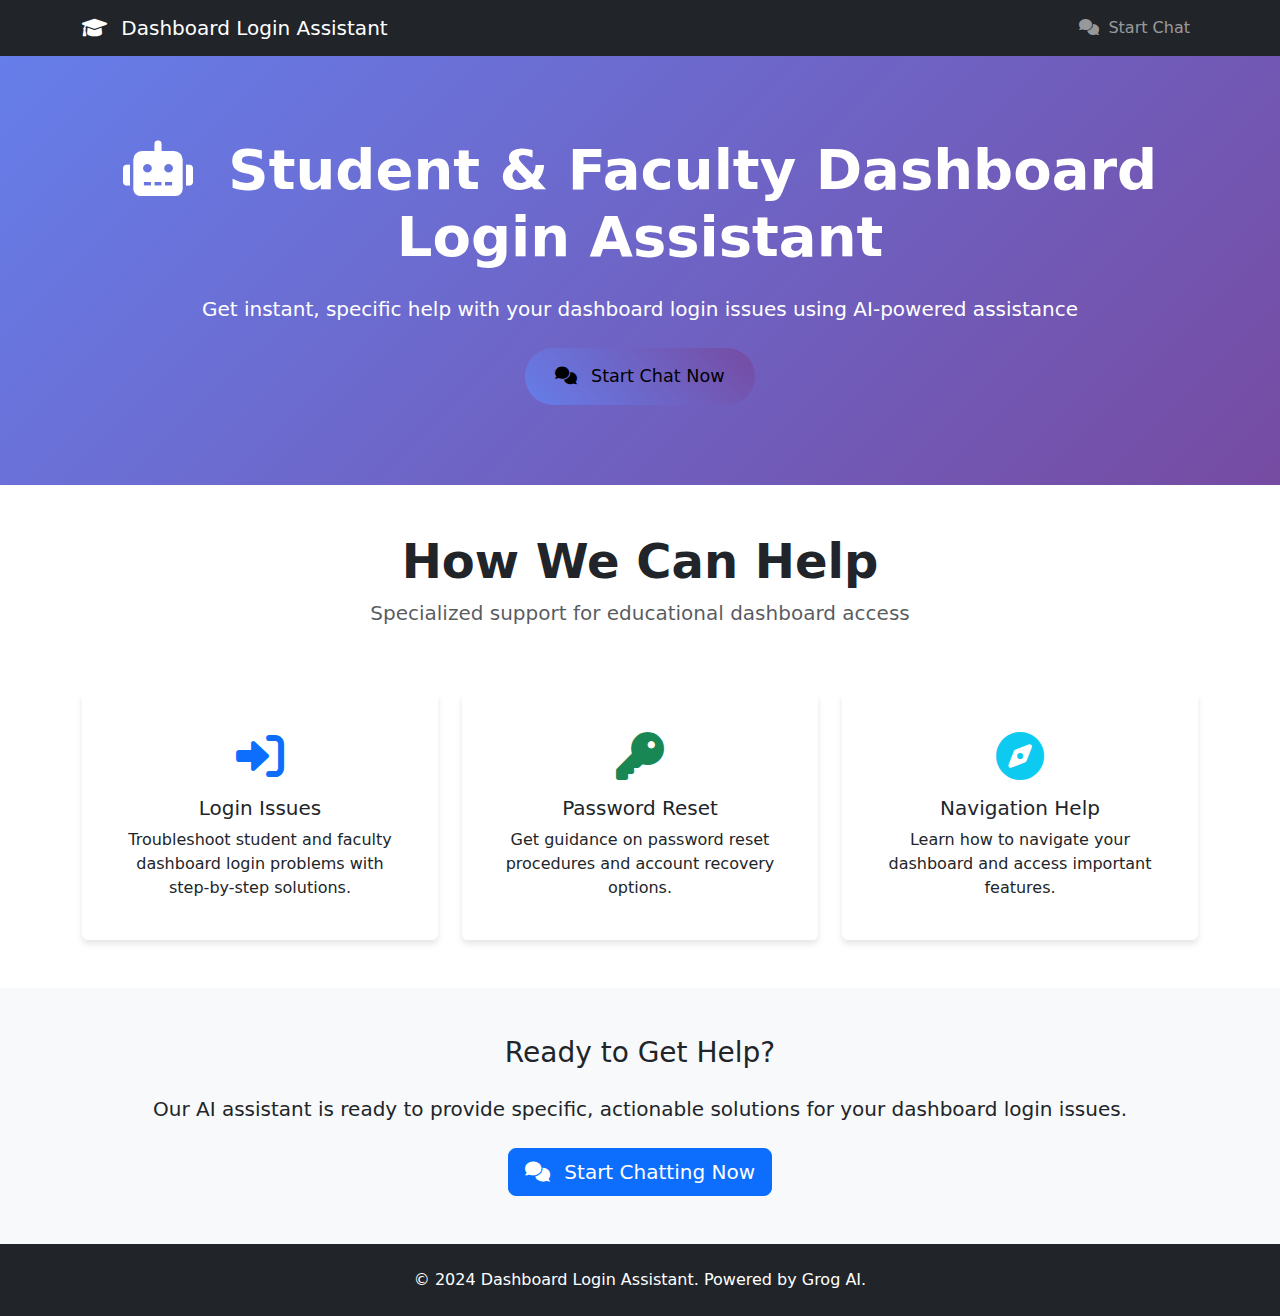
<file: Gorg_AI/src/main/resources/templates/index.html>
<!DOCTYPE html>
<html lang="en" xmlns:th="http://www.thymeleaf.org">
<head>
    <meta charset="UTF-8">
    <meta name="viewport" content="width=device-width, initial-scale=1.0">
    <title th:text="${title}">Student & Faculty Dashboard Login Assistant</title>
    <link href="https://cdn.jsdelivr.net/npm/bootstrap@5.3.0/dist/css/bootstrap.min.css" rel="stylesheet">
    <link href="https://cdnjs.cloudflare.com/ajax/libs/font-awesome/6.0.0/css/all.min.css" rel="stylesheet">
    <style>
        .hero-section {
            background: linear-gradient(135deg, #667eea 0%, #764ba2 100%);
            color: white;
            padding: 80px 0;
        }
        .feature-card {
            transition: transform 0.3s ease;
            border: none;
            box-shadow: 0 4px 6px rgba(0, 0, 0, 0.1);
        }
        .feature-card:hover {
            transform: translateY(-5px);
        }
        .chat-btn {
            background: linear-gradient(45deg, #667eea, #764ba2);
            border: none;
            padding: 15px 30px;
            font-size: 1.1rem;
            border-radius: 50px;
            transition: all 0.3s ease;
        }
        .chat-btn:hover {
            transform: scale(1.05);
            box-shadow: 0 8px 15px rgba(0, 0, 0, 0.2);
        }
    </style>
</head>
<body>
    <!-- Navigation -->
    <nav class="navbar navbar-expand-lg navbar-dark bg-dark">
        <div class="container">
            <a class="navbar-brand" href="/">
                <i class="fas fa-graduation-cap me-2"></i>
                Dashboard Login Assistant
            </a>
            <div class="navbar-nav ms-auto">
                <a class="nav-link" href="/chat">
                    <i class="fas fa-comments me-1"></i>
                    Start Chat
                </a>
            </div>
        </div>
    </nav>

    <!-- Hero Section -->
    <section class="hero-section text-center">
        <div class="container">
            <h1 class="display-4 fw-bold mb-4">
                <i class="fas fa-robot me-3"></i>
                Student & Faculty Dashboard Login Assistant
            </h1>
            <p class="lead mb-4">
                Get instant, specific help with your dashboard login issues using AI-powered assistance
            </p>
            <a href="/chat" class="btn btn-light btn-lg chat-btn">
                <i class="fas fa-comments me-2"></i>
                Start Chat Now
            </a>
        </div>
    </section>

    <!-- Features Section -->
    <section class="py-5">
        <div class="container">
            <div class="row text-center mb-5">
                <div class="col-12">
                    <h2 class="display-5 fw-bold">How We Can Help</h2>
                    <p class="lead text-muted">Specialized support for educational dashboard access</p>
                </div>
            </div>
            <div class="row g-4">
                <div class="col-md-4">
                    <div class="card feature-card h-100 text-center p-4">
                        <div class="card-body">
                            <i class="fas fa-sign-in-alt fa-3x text-primary mb-3"></i>
                            <h5 class="card-title">Login Issues</h5>
                            <p class="card-text">
                                Troubleshoot student and faculty dashboard login problems with step-by-step solutions.
                            </p>
                        </div>
                    </div>
                </div>
                <div class="col-md-4">
                    <div class="card feature-card h-100 text-center p-4">
                        <div class="card-body">
                            <i class="fas fa-key fa-3x text-success mb-3"></i>
                            <h5 class="card-title">Password Reset</h5>
                            <p class="card-text">
                                Get guidance on password reset procedures and account recovery options.
                            </p>
                        </div>
                    </div>
                </div>
                <div class="col-md-4">
                    <div class="card feature-card h-100 text-center p-4">
                        <div class="card-body">
                            <i class="fas fa-compass fa-3x text-info mb-3"></i>
                            <h5 class="card-title">Navigation Help</h5>
                            <p class="card-text">
                                Learn how to navigate your dashboard and access important features.
                            </p>
                        </div>
                    </div>
                </div>
            </div>
        </div>
    </section>

    <!-- CTA Section -->
    <section class="bg-light py-5">
        <div class="container text-center">
            <h3 class="mb-4">Ready to Get Help?</h3>
            <p class="lead mb-4">Our AI assistant is ready to provide specific, actionable solutions for your dashboard login issues.</p>
            <a href="/chat" class="btn btn-primary btn-lg">
                <i class="fas fa-comments me-2"></i>
                Start Chatting Now
            </a>
        </div>
    </section>

    <!-- Footer -->
    <footer class="bg-dark text-white py-4">
        <div class="container text-center">
            <p class="mb-0">&copy; 2024 Dashboard Login Assistant. Powered by Grog AI.</p>
        </div>
    </footer>

    <script src="https://cdn.jsdelivr.net/npm/bootstrap@5.3.0/dist/js/bootstrap.bundle.min.js"></script>
</body>
</html>
</file>
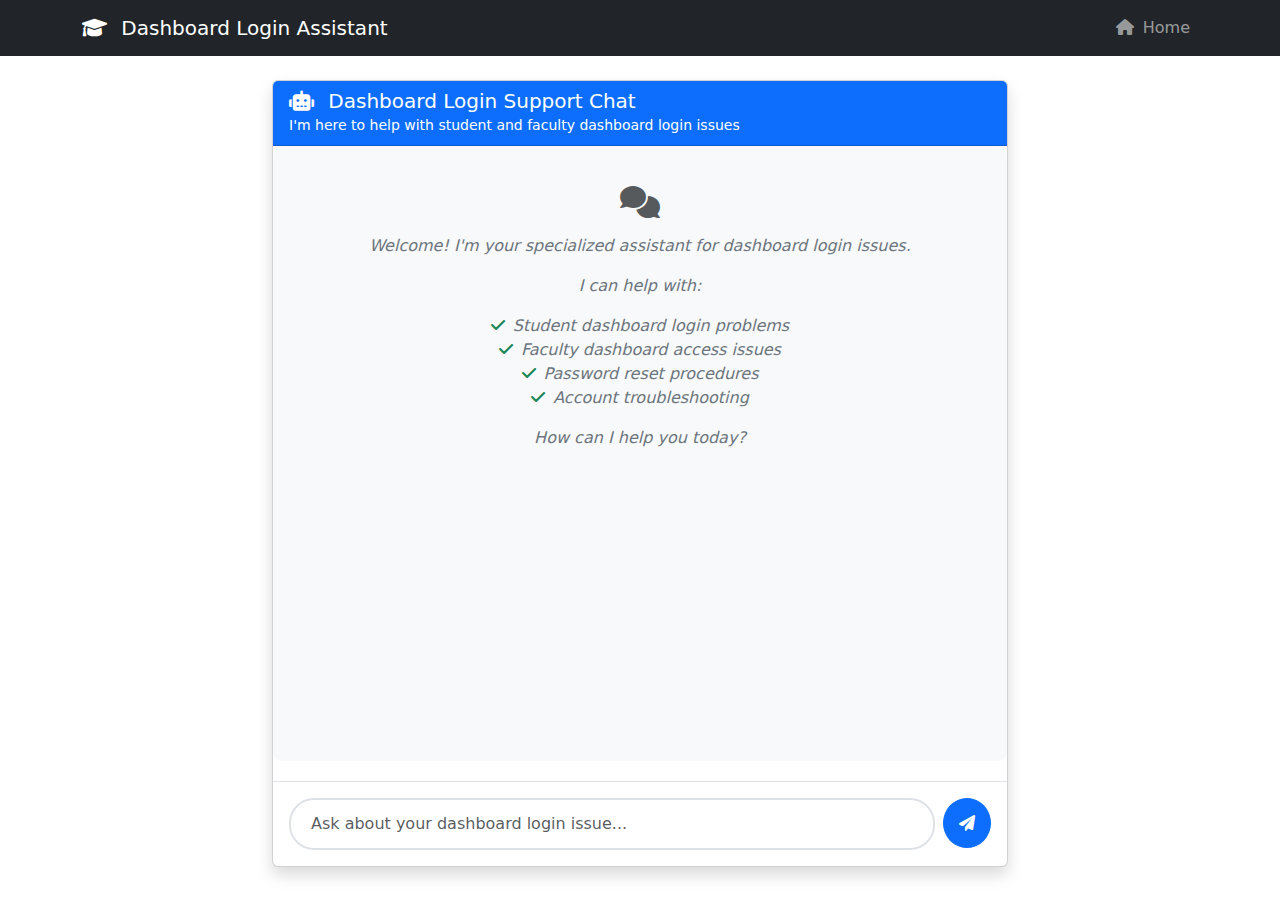
<file: Gorg_AI/src/main/resources/templates/chat.html>
<!DOCTYPE html>
<html lang="en" xmlns:th="http://www.thymeleaf.org">
<head>
    <meta charset="UTF-8">
    <meta name="viewport" content="width=device-width, initial-scale=1.0">
    <title th:text="${title}">Chatbot - Dashboard Login Support</title>
    <link href="https://cdn.jsdelivr.net/npm/bootstrap@5.3.0/dist/css/bootstrap.min.css" rel="stylesheet">
    <link href="https://cdnjs.cloudflare.com/ajax/libs/font-awesome/6.0.0/css/all.min.css" rel="stylesheet">
    <style>
        .chat-container {
            height: 80vh;
            display: flex;
            flex-direction: column;
        }
        .chat-messages {
            flex: 1;
            overflow-y: auto;
            padding: 20px;
            background-color: #f8f9fa;
            border-radius: 10px;
            margin-bottom: 20px;
        }
        .message {
            margin-bottom: 15px;
            display: flex;
            align-items: flex-start;
        }
        .message.user {
            justify-content: flex-end;
        }
        .message.assistant {
            justify-content: flex-start;
        }
        .message-content {
            max-width: 70%;
            padding: 12px 16px;
            border-radius: 18px;
            word-wrap: break-word;
        }
        .message.user .message-content {
            background-color: #007bff;
            color: white;
        }
        .message.assistant .message-content {
            background-color: white;
            color: #333;
            border: 1px solid #dee2e6;
        }
        .message-avatar {
            width: 32px;
            height: 32px;
            border-radius: 50%;
            display: flex;
            align-items: center;
            justify-content: center;
            margin: 0 8px;
            font-size: 14px;
        }
        .message.user .message-avatar {
            background-color: #007bff;
            color: white;
        }
        .message.assistant .message-avatar {
            background-color: #28a745;
            color: white;
        }
        .chat-input {
            border-radius: 25px;
            border: 2px solid #dee2e6;
            padding: 12px 20px;
        }
        .chat-input:focus {
            border-color: #007bff;
            box-shadow: 0 0 0 0.2rem rgba(0, 123, 255, 0.25);
        }
        .send-btn {
            border-radius: 50%;
            width: 50px;
            height: 50px;
            display: flex;
            align-items: center;
            justify-content: center;
        }
        .typing-indicator {
            display: none;
            padding: 12px 16px;
            background-color: white;
            border: 1px solid #dee2e6;
            border-radius: 18px;
            max-width: 70%;
        }
        .typing-dots {
            display: flex;
            gap: 4px;
        }
        .typing-dot {
            width: 8px;
            height: 8px;
            background-color: #6c757d;
            border-radius: 50%;
            animation: typing 1.4s infinite ease-in-out;
        }
        .typing-dot:nth-child(1) { animation-delay: -0.32s; }
        .typing-dot:nth-child(2) { animation-delay: -0.16s; }
        @keyframes typing {
            0%, 80%, 100% { transform: scale(0.8); opacity: 0.5; }
            40% { transform: scale(1); opacity: 1; }
        }
        .welcome-message {
            text-align: center;
            color: #6c757d;
            font-style: italic;
            margin: 20px 0;
        }
    </style>
</head>
<body>
    <!-- Navigation -->
    <nav class="navbar navbar-expand-lg navbar-dark bg-dark">
        <div class="container">
            <a class="navbar-brand" href="/">
                <i class="fas fa-graduation-cap me-2"></i>
                Dashboard Login Assistant
            </a>
            <div class="navbar-nav ms-auto">
                <a class="nav-link" href="/">
                    <i class="fas fa-home me-1"></i>
                    Home
                </a>
            </div>
        </div>
    </nav>

    <!-- Chat Interface -->
    <div class="container mt-4">
        <div class="row justify-content-center">
            <div class="col-lg-8">
                <div class="card shadow">
                    <div class="card-header bg-primary text-white">
                        <h5 class="mb-0">
                            <i class="fas fa-robot me-2"></i>
                            Dashboard Login Support Chat
                        </h5>
                        <small>I'm here to help with student and faculty dashboard login issues</small>
                    </div>
                    <div class="card-body p-0">
                        <div class="chat-container">
                            <div class="chat-messages" id="chatMessages">
                                <div class="welcome-message">
                                    <i class="fas fa-comments fa-2x mb-3 text-muted"></i>
                                    <p>Welcome! I'm your specialized assistant for dashboard login issues.</p>
                                    <p>I can help with:</p>
                                    <ul class="list-unstyled">
                                        <li><i class="fas fa-check text-success me-2"></i>Student dashboard login problems</li>
                                        <li><i class="fas fa-check text-success me-2"></i>Faculty dashboard access issues</li>
                                        <li><i class="fas fa-check text-success me-2"></i>Password reset procedures</li>
                                        <li><i class="fas fa-check text-success me-2"></i>Account troubleshooting</li>
                                    </ul>
                                    <p class="mt-3">How can I help you today?</p>
                                </div>
                            </div>
                            
                            <!-- Typing Indicator -->
                            <div class="typing-indicator" id="typingIndicator">
                                <div class="typing-dots">
                                    <div class="typing-dot"></div>
                                    <div class="typing-dot"></div>
                                    <div class="typing-dot"></div>
                                </div>
                            </div>
                            
                            <!-- Chat Input -->
                            <div class="p-3 border-top">
                                <form id="chatForm" class="d-flex gap-2">
                                    <input type="text" 
                                           id="messageInput" 
                                           class="form-control chat-input" 
                                           placeholder="Ask about your dashboard login issue..."
                                           autocomplete="off"
                                           required>
                                    <button type="submit" 
                                            class="btn btn-primary send-btn" 
                                            id="sendBtn">
                                        <i class="fas fa-paper-plane"></i>
                                    </button>
                                </form>
                            </div>
                        </div>
                    </div>
                </div>
            </div>
        </div>
    </div>

    <script src="https://cdn.jsdelivr.net/npm/bootstrap@5.3.0/dist/js/bootstrap.bundle.min.js"></script>
    <script>
        class Chatbot {
            constructor() {
                this.chatMessages = document.getElementById('chatMessages');
                this.messageInput = document.getElementById('messageInput');
                this.chatForm = document.getElementById('chatForm');
                this.sendBtn = document.getElementById('sendBtn');
                this.typingIndicator = document.getElementById('typingIndicator');
                
                this.initializeEventListeners();
            }
            
            initializeEventListeners() {
                this.chatForm.addEventListener('submit', (e) => this.handleSubmit(e));
                this.messageInput.addEventListener('keypress', (e) => {
                    if (e.key === 'Enter' && !e.shiftKey) {
                        e.preventDefault();
                        this.handleSubmit(e);
                    }
                });
            }
            
            async handleSubmit(e) {
                e.preventDefault();
                
                const message = this.messageInput.value.trim();
                if (!message) return;
                
                // Add user message to chat
                this.addMessage('user', message);
                this.messageInput.value = '';
                this.setLoading(true);
                
                try {
                    const response = await fetch('/api/chatbot/message', {
                        method: 'POST',
                        headers: {
                            'Content-Type': 'application/json',
                        },
                        body: JSON.stringify({ message: message })
                    });
                    
                    const data = await response.json();
                    
                    if (response.ok) {
                        this.addMessage('assistant', data.response);
                    } else {
                        this.addMessage('assistant', 'I apologize, but I encountered an error. Please try again or contact your IT support.');
                    }
                } catch (error) {
                    console.error('Error:', error);
                    this.addMessage('assistant', 'I\'m having trouble connecting. Please check your internet connection and try again.');
                } finally {
                    this.setLoading(false);
                }
            }
            
            addMessage(role, content) {
                const messageDiv = document.createElement('div');
                messageDiv.className = `message ${role}`;
                
                const avatar = document.createElement('div');
                avatar.className = 'message-avatar';
                avatar.innerHTML = role === 'user' ? '<i class="fas fa-user"></i>' : '<i class="fas fa-robot"></i>';
                
                const messageContent = document.createElement('div');
                messageContent.className = 'message-content';
                messageContent.textContent = content;
                
                if (role === 'user') {
                    messageDiv.appendChild(messageContent);
                    messageDiv.appendChild(avatar);
                } else {
                    messageDiv.appendChild(avatar);
                    messageDiv.appendChild(messageContent);
                }
                
                this.chatMessages.appendChild(messageDiv);
                this.scrollToBottom();
            }
            
            setLoading(loading) {
                this.sendBtn.disabled = loading;
                this.messageInput.disabled = loading;
                
                if (loading) {
                    this.sendBtn.innerHTML = '<i class="fas fa-spinner fa-spin"></i>';
                    this.typingIndicator.style.display = 'block';
                } else {
                    this.sendBtn.innerHTML = '<i class="fas fa-paper-plane"></i>';
                    this.typingIndicator.style.display = 'none';
                }
            }
            
            scrollToBottom() {
                this.chatMessages.scrollTop = this.chatMessages.scrollHeight;
            }
        }
        
        // Initialize chatbot when page loads
        document.addEventListener('DOMContentLoaded', () => {
            new Chatbot();
        });
    </script>
</body>
</html>
</file>
